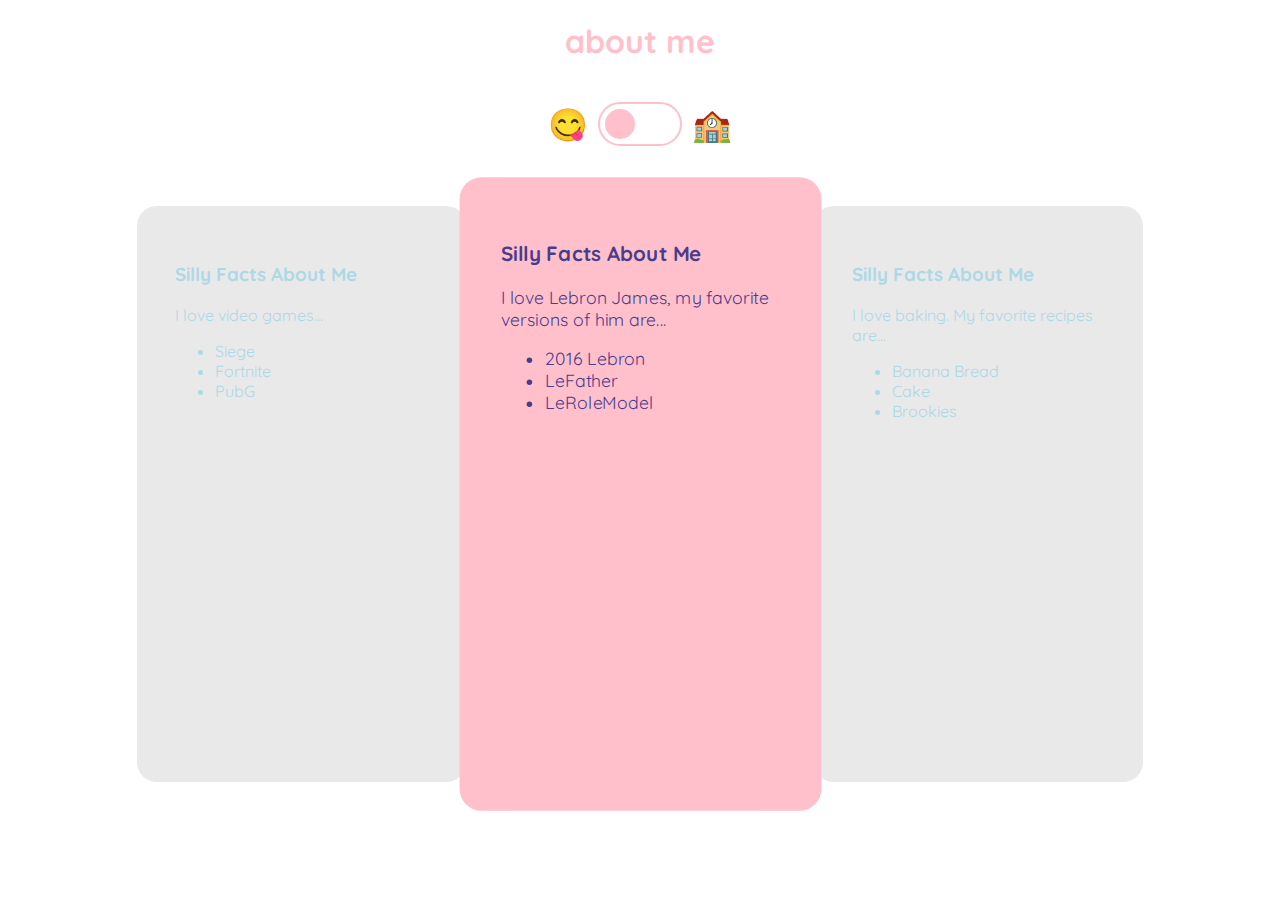
<file: index.html>
<!DOCTYPE html>
<html lang="en">
    <head>
        <meta charset="UTF-8" />
        <meta name="viewport" content="width=device-width, initial-scale=1.0" />
        <link rel="stylesheet" href="styles.css" />
        <link rel="preconnect" href="https://fonts.googleapis.com" />
        <link rel="preconnect" href="https://fonts.gstatic.com" crossorigin />
        <link
            href="https://fonts.googleapis.com/css2?family=Quicksand:wght@300..700&display=swap"
            rel="stylesheet"
        />
        <script src="script.js" defer></script>
        <title>Test</title>
    </head>
    <body>
        <h1>about me</h1>
        <div class="toggle-container">
            <h1 class="silly">😋</h1>
            <div class="toggle">
                <div></div>
            </div>
            <h1 class="serious">🏫</h1>
        </div>

        <div class="card-container">
            <div class="card-1">
                <h3>Silly Facts About Me</h3>
                <p>
                    I love video games...
                </p>
                <ul>
                    <li>Siege</li>
                    <li>Fortnite</li>
                    <li>
                        PubG
                    </li>
                </ul>
            </div>
            <div class="card-2 selected">
                <h3>Silly Facts About Me</h3>
                <p>
                    I love Lebron James, my favorite versions of him are...
                </p>
                <ul>
                    <li>2016 Lebron</li>
                    <li>LeFather</li>
                    <li>
                        LeRoleModel
                    </li>
                </ul>
            </div>
            <div class="card-3">
                <h3>Silly Facts About Me</h3>
                <p>
                    I love baking. My favorite recipes are...
                </p>
                <ul>
                    <li>Banana Bread</li>
                    <li>Cake</li>
                    <li>
                        Brookies
                    </li>
                </ul>
            </div>
        </div>
    </body>
</html>
</file>
<file: styles.css>
body {
    font-family: "Quicksand", sans-serif;
}

h1 {
    text-align: center;
    color: pink;
}

.toggle-container {
    display: flex;
    justify-content: center;
    align-items: center;
    gap: 10px;
}

.toggle {
    border-radius: 25px;
    border: 2px solid pink;
    width: 70px;
    height: 30px;
    padding: 5px;
}

.toggle div {
    width: 30px;
    height: 30px;
    border-radius: 50%;
    background-color: pink;
    transition: all 0.3s;
}

.toggle.serious div {
    margin-left: 40px;
    transition: all 0.3s;
}

.card-container {
    display: flex;
    justify-content: center;
    margin-top: 40px;
    gap: 10px;
}

.card-1,
.card-2,
.card-3 {
    width: 20%;
    height: 500px;
    border-radius: 20px;
    background-color: #e9e9e9;
    padding: 3%;
    color: lightblue;
}

.selected {
    background-color: pink;
    transform: scale(1.1);
    transition: all linear 0.5;
    color: darkslateblue;
}
</file>
